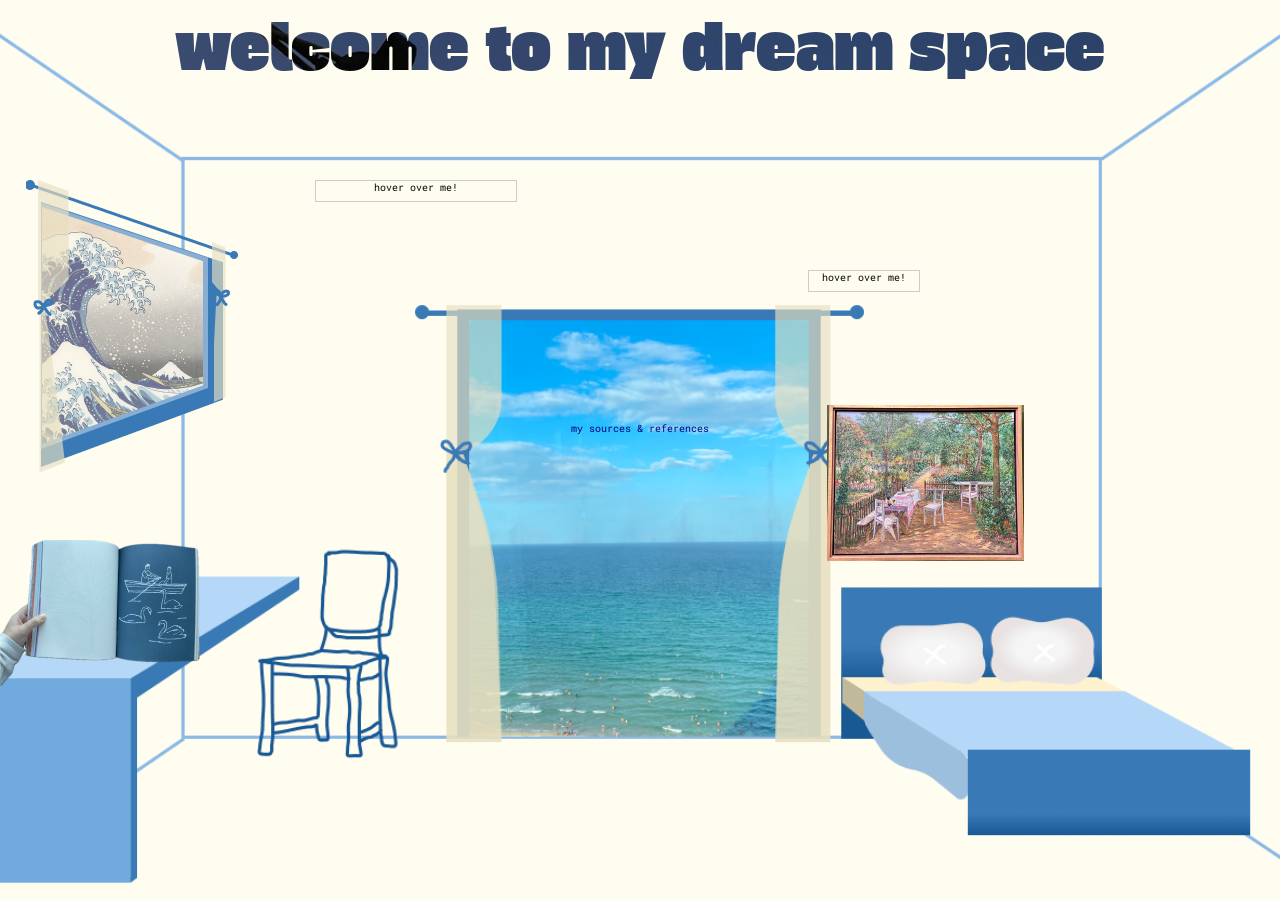
<file: index.html>
<!DOCTYPE html>
<html lang="en-US">

<head>
    <meta charset="utf-8">
    <meta http-equiv="X-UA-Compatible" content="IE=edge">
    <meta name="viewport" content="width=device-width, initial-scale=1.0">

    <title> my bedroom </title>
    <link rel="icon" type="image/x-icon" href="./images/bed.ico">

    <link rel="stylesheet" href="./css/index.css">
</head>

<body id="bedroom">
    <nav>
        <a href="dreamspace.html" class="dreamspace">
            <header class="bedroom-header">
                welcome to my dream space
            </header>
        </a>
    </nav>

    <article>
        <section class="hover-area">
            hover over me!
            <span class="hidden-text">
                you have entered my room!
                lucky you...
                i like to share my collection of
                thoughts and memories so
                take a look around :)
            </span>
        </section>


        <section class="second-hover-area">
            hover over me!
            <span class="second-hidden-text">
                view my favourite dreamy art pieces by clicking the painting
            </span>
        </section>
    </article>

    <nav>
        <a href="journal.html" class="journal-book">
            <img src="./images/journal-book.png" alt="book" width="200">
        </a>

        <a href="greatwave.html" class="left-window">
            <img src="./images/curtain left.png" alt="window1">
        </a>

        <a href="gallery.html" class="gallery">
            <img src="./images/painting-bedroom.png" alt="painting-bedroom">
        </a>

        <a href="sources.html" class="sources-page">
            <p>
                my sources & references
            </p>
        </a>
    </nav>
</body>

</html>
</file>
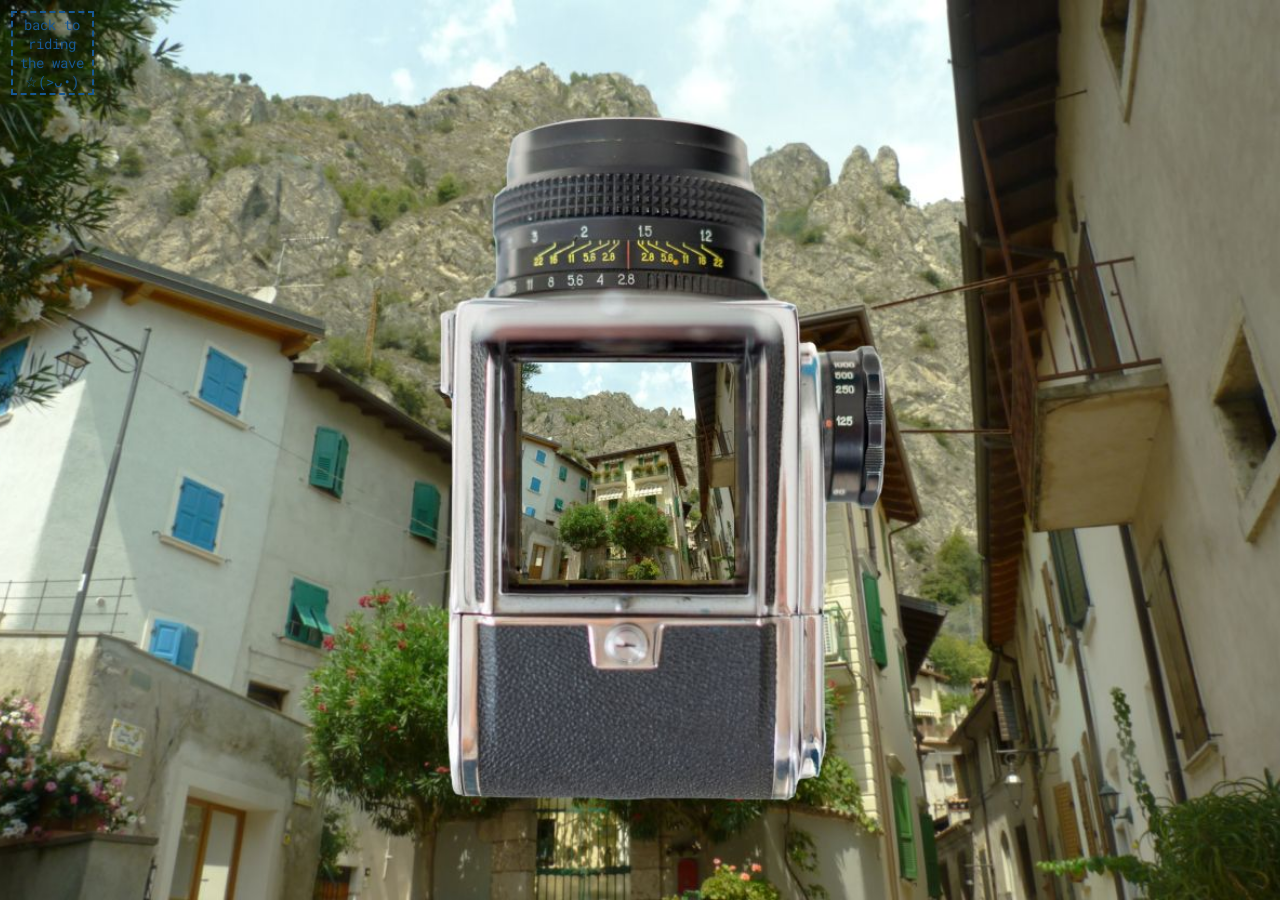
<file: box1.html>
<!DOCTYPE html>
<html lang="en">

<head>
    <meta charset="UTF-8">
    <meta name="viewport" content="width=device-width, initial-scale=1.0">
    <title>Limone Del Garda</title>

    <link rel="stylesheet" href="css/box.css">
    <link rel="icon" type="image/x-icon" href="./images/camera.ico">
</head>

<body id="box1">
    <a href="greatwave.html" class="backtowave">
        <div class="backbutton3">
            back to riding the wave ☆(>ᴗ•)
        </div>
    </a>
</body>

</html>
</file>
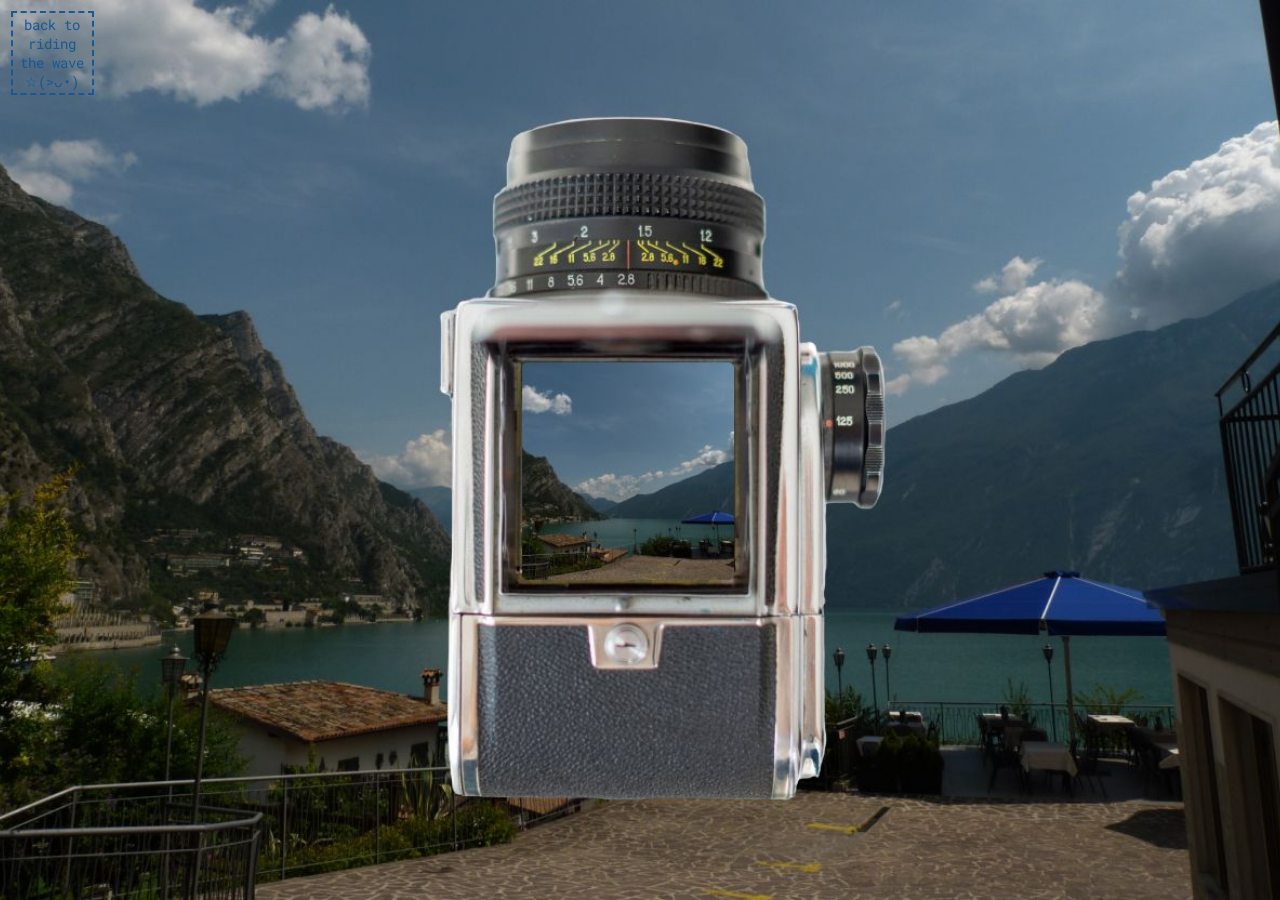
<file: box2.html>
<!DOCTYPE html>
<html lang="en">
<head>
    <meta charset="UTF-8">
    <meta name="viewport" content="width=device-width, initial-scale=1.0">
    <title>somewhere in Italy</title>
    <link rel="stylesheet" href="css/box.css">
    <link rel="icon" type="image/x-icon" href="./images/camera.ico">
</head>

<body id="box2">
    <a href="greatwave.html" class="backtowave">
        <div class="backbutton3">
            back to riding the wave ☆(>ᴗ•)
        </div>
    </a>
</body>
</html>
</file>
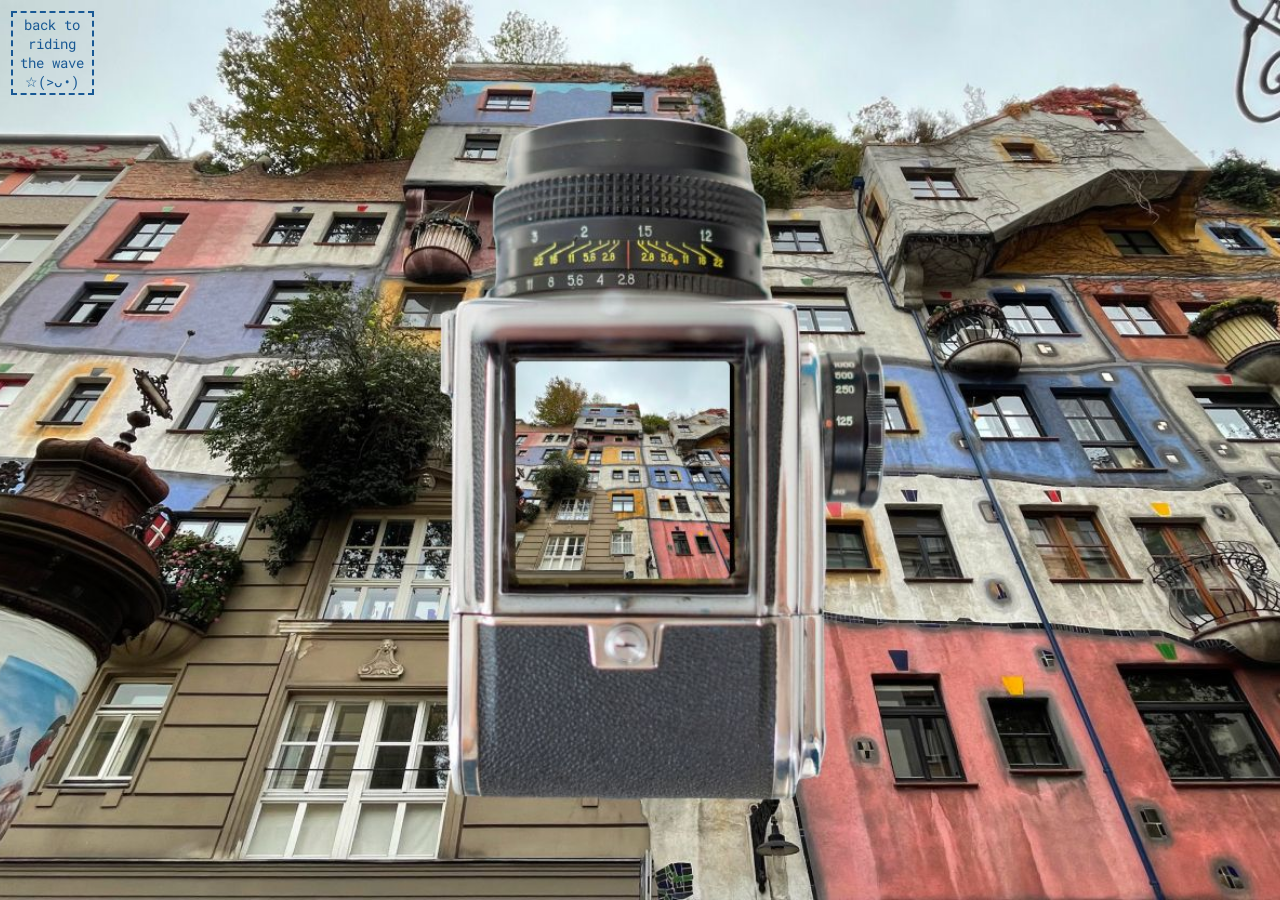
<file: box3.html>
<!DOCTYPE html>
<html lang="en">
<head>
    <meta charset="UTF-8">
    <meta name="viewport" content="width=device-width, initial-scale=1.0">
    <title>Hundertwasserhaus</title>
    <link rel="stylesheet" href="css/box.css">
    <link rel="icon" type="image/x-icon" href="./images/camera.ico">
</head>

<body id="box3">
    <a href="greatwave.html" class="backtowave">
        <div class="backbutton3">
            back to riding the wave ☆(>ᴗ•)
        </div>
    </a>
</body>
</html>
</file>
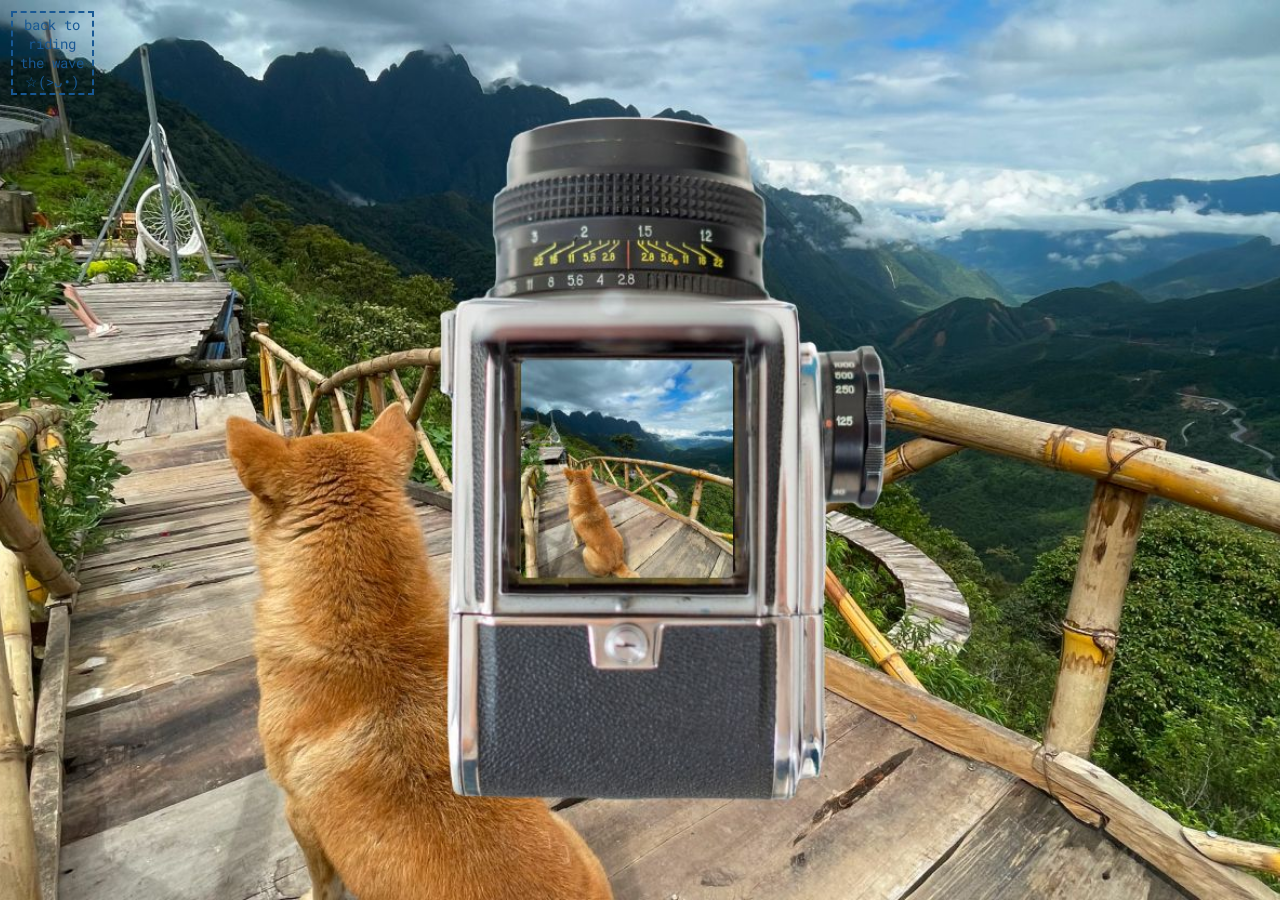
<file: box4.html>
<!DOCTYPE html>
<html lang="en">
<head>
    <meta charset="UTF-8">
    <meta name="viewport" content="width=device-width, initial-scale=1.0">
    <title>Southern China</title>
    <link rel="stylesheet" href="css/box.css">
    <link rel="icon" type="image/x-icon" href="./images/camera.ico">
</head>

<body id="box4">
    <a href="greatwave.html" class="backtowave">
        <div class="backbutton3">
            back to riding the wave ☆(>ᴗ•)
        </div>
    </a>
</body>
</html>
</file>
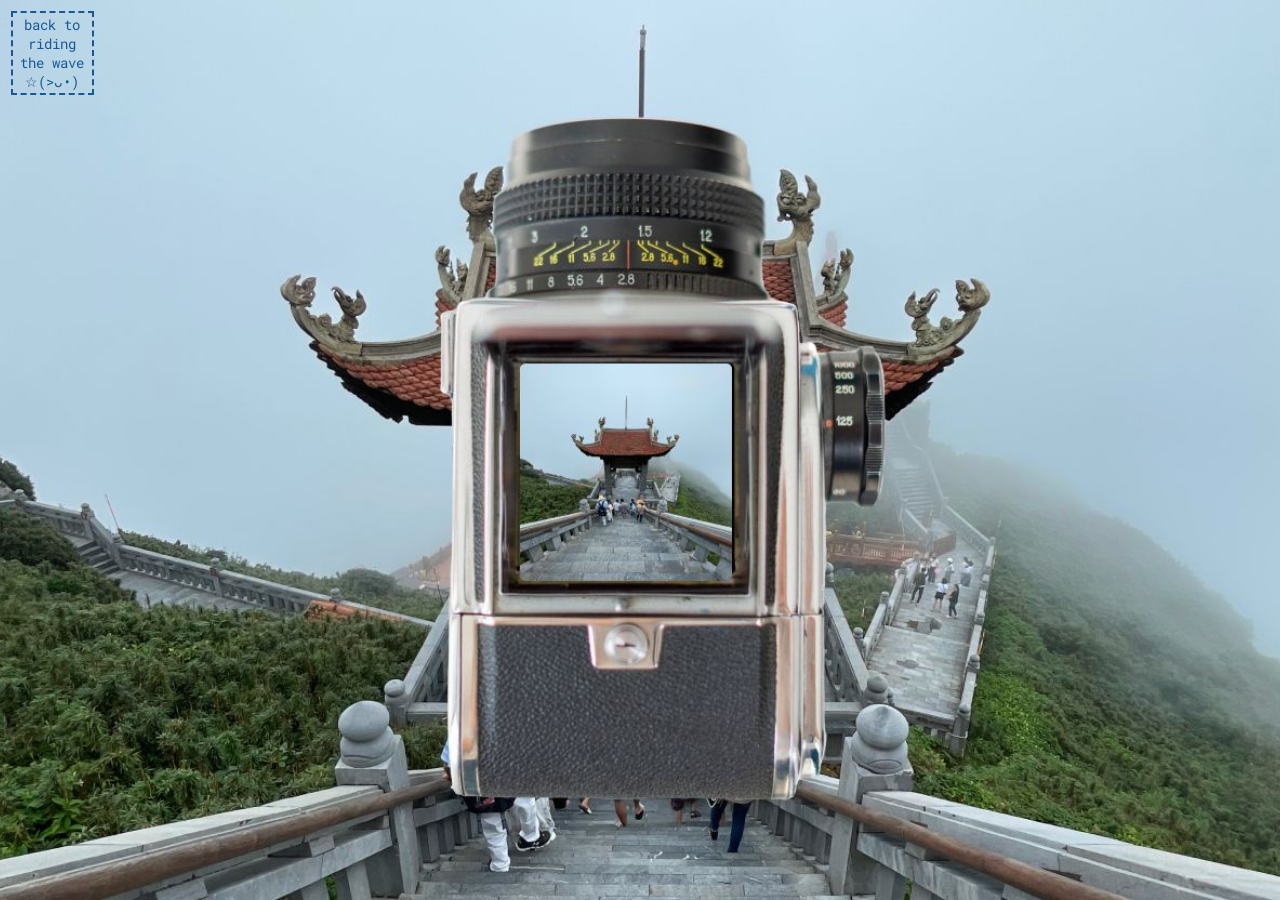
<file: box5.html>
<!DOCTYPE html>
<html lang="en">
<head>
    <meta charset="UTF-8">
    <meta name="viewport" content="width=device-width, initial-scale=1.0">
    <title>Tempel in Vietnam</title>
    <link rel="stylesheet" href="css/box.css">
    <link rel="icon" type="image/x-icon" href="./images/camera.ico">
</head>

<body id="box5">
    <a href="greatwave.html" class="backtowave">
        <div class="backbutton3">
            back to riding the wave ☆(>ᴗ•)
        </div>
    </a>
</body>
</html>
</file>
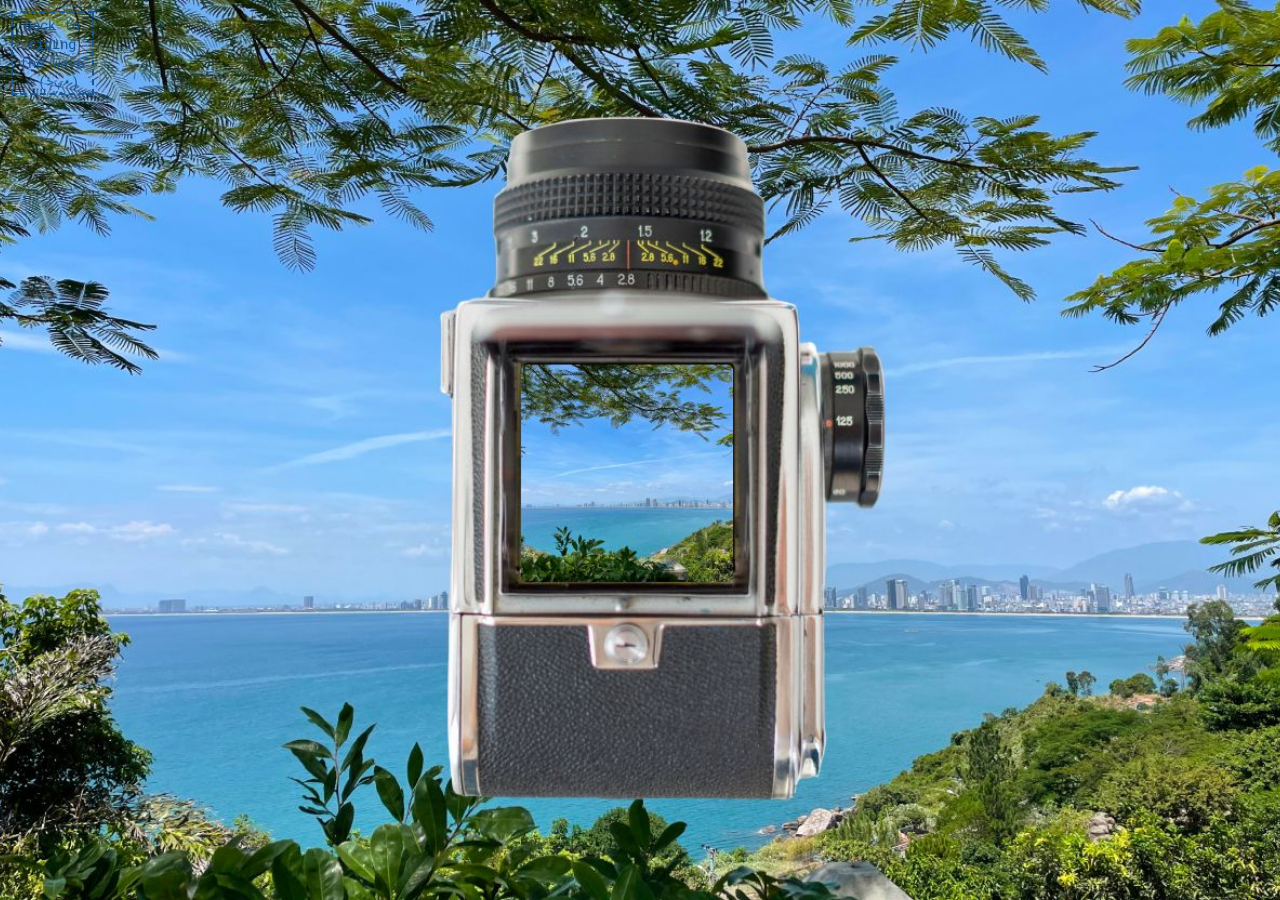
<file: box6.html>
<!DOCTYPE html>
<html lang="en">
<head>
    <meta charset="UTF-8">
    <meta name="viewport" content="width=device-width, initial-scale=1.0">
    <title>Coast of Taiwan</title>
    <link rel="stylesheet" href="css/box.css">
    <link rel="icon" type="image/x-icon" href="./images/camera.ico">
</head>

<body id="box6">
    <a href="greatwave.html" class="backtowave">
        <div class="backbutton3">
            back to riding the wave ☆(>ᴗ•)
        </div>
    </a>
</body>
</html>
</file>
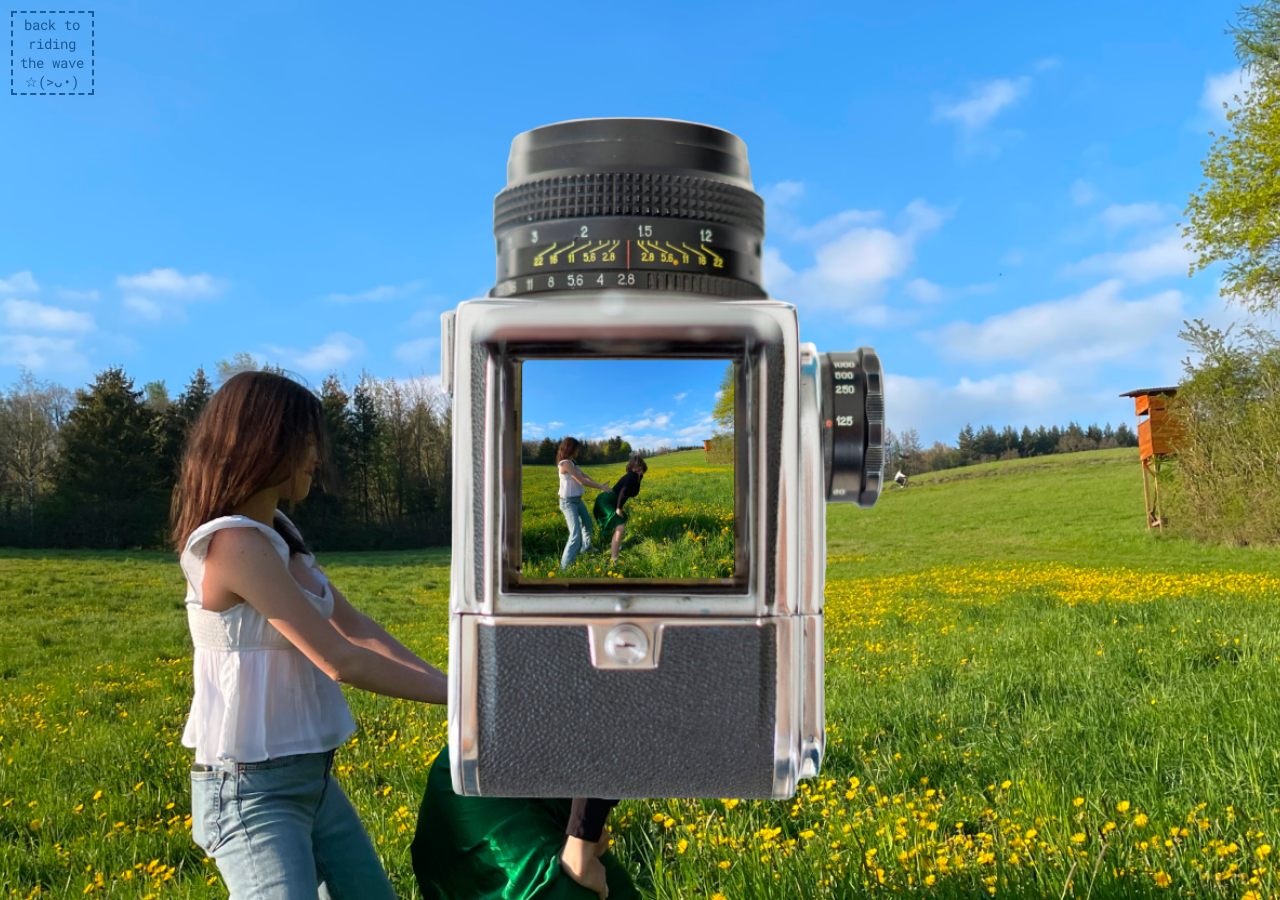
<file: box7.html>
<!DOCTYPE html>
<html lang="en">
<head>
    <meta charset="UTF-8">
    <meta name="viewport" content="width=device-width, initial-scale=1.0">
    <title>picnic with besties</title>
    <link rel="stylesheet" href="css/box.css">
    <link rel="icon" type="image/x-icon" href="./images/camera.ico">
</head>

<body id="box7">
    <a href="greatwave.html" class="backtowave">
        <div class="backbutton3">
            back to riding the wave ☆(>ᴗ•)
        </div>
    </a>
</body>
</html>
</file>
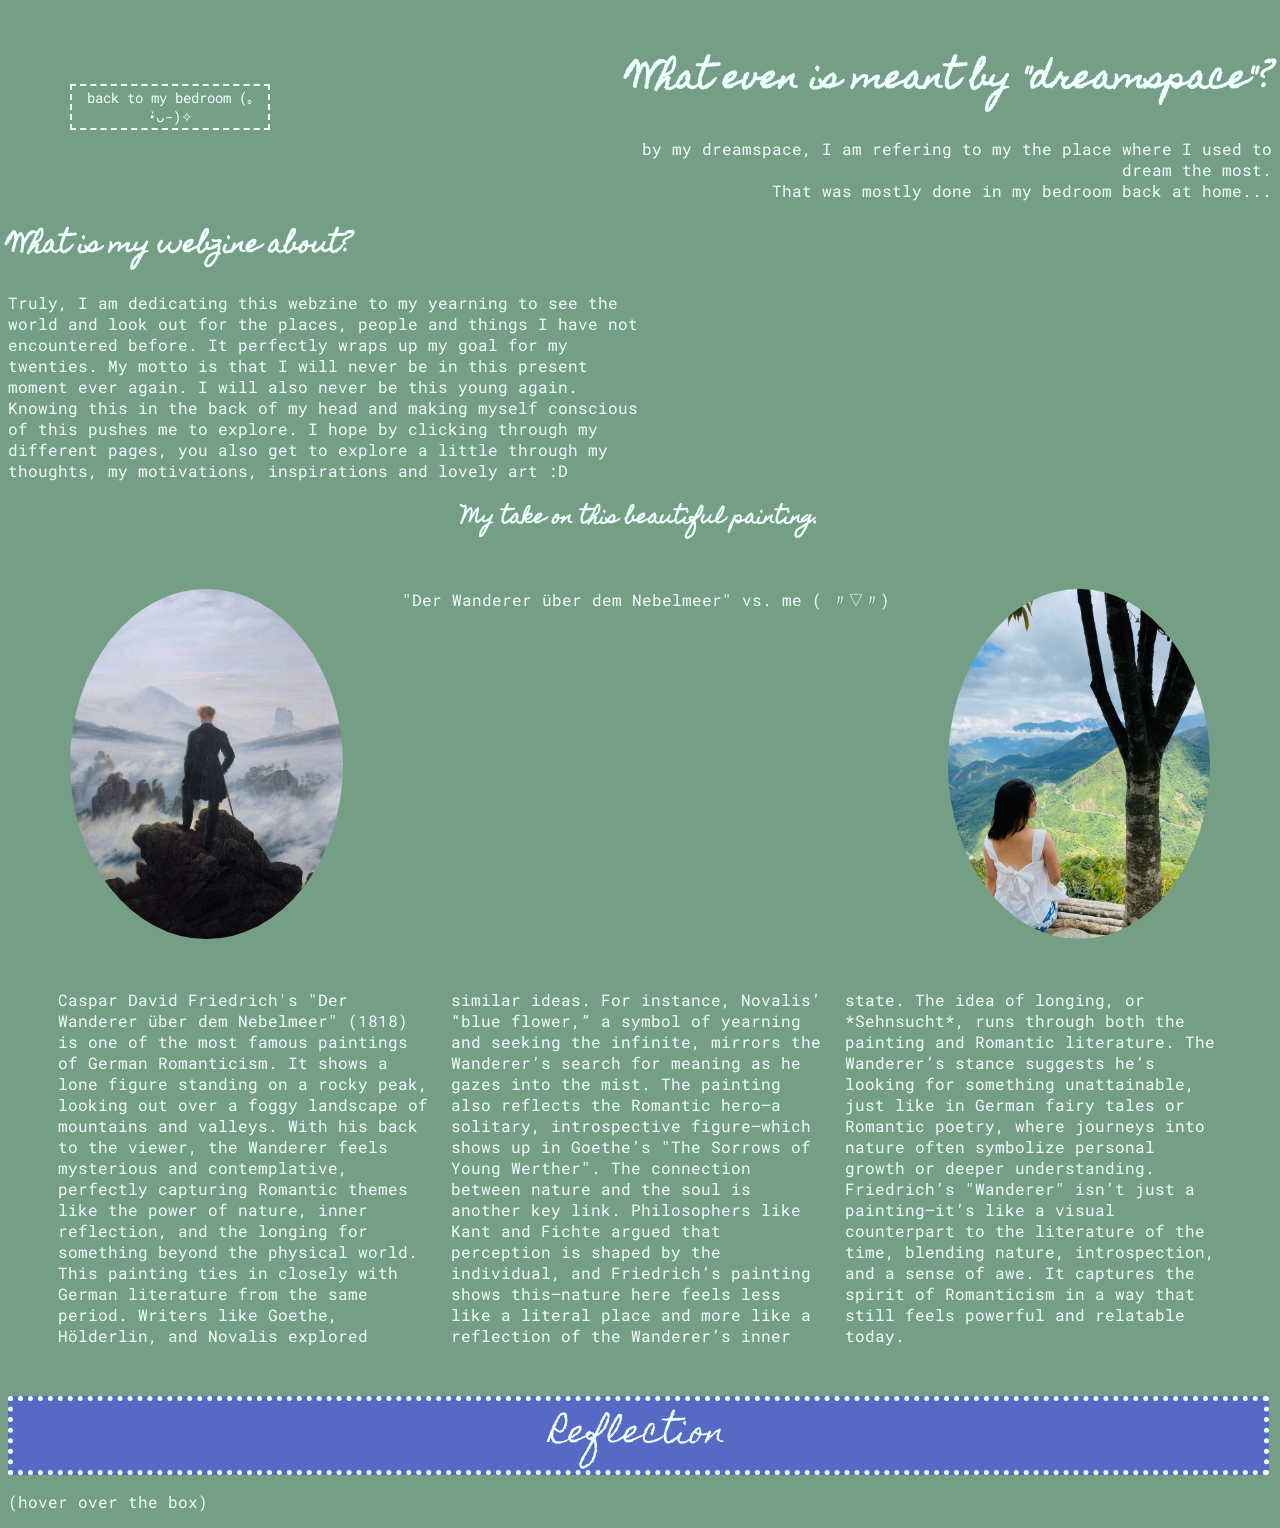
<file: dreamspace.html>
<!DOCTYPE html>
<html lang="en">

<head>
    <meta charset="UTF-8">
    <meta name="viewport" content="width=device-width, initial-scale=1.0">
    <title>my dreamspace</title>
    <link rel="icon" type="image/x-icon" href="./images/mountain.ico">

    <link rel="stylesheet" href="./css/dreamspace.css">
</head>

<body id="dreamspace">

    <nav>
        <a href="index.html" class="backtobed">
            <div class="backbutton">
                back to my bedroom (｡•̀ᴗ-)✧
            </div>
        </a>
    </nav>

    <footer>
        <h1 class="dreamspace-header">
            What even is meant by "dreamspace"?
        </h1>


        <p class="dreamspace-caption">
            by my dreamspace, I am refering to my the place where I used to dream the most. <br> That was mostly done in
            my
            bedroom back at home...
        </p>

        <h2>
            What is my webzine about?
        </h2>

        <p class="webzine-content">
            Truly, I am dedicating this webzine to my yearning to see the world and look out for the places, people and
            things I have not encountered before. It perfectly wraps up my goal for my twenties. My motto is that I will
            never be in this present moment ever again. I will also never be this young again. Knowing this in the back
            of
            my head and making myself conscious of this pushes me to explore. I hope by clicking through my different
            pages,
            you also get to explore a little through my thoughts, my motivations, inspirations and lovely art :D
        </p>

        <h3 class="dreamspace-subheader">
            My take on this beautiful painting.
        </h3>
    </footer>

    <section class="comparison">
        <img src="./images/Caspar_David_Friedrich_-_Wanderer_above_the_sea_of_fog.jpg" class="Wanderer">
        "Der Wanderer über dem Nebelmeer" vs. me ( 〃▽〃)
        <img src="./images/vivi-sapa.png" class="vivi-sapa">
    </section>

    <main>
        <p class="dreamspace-text">
            Caspar David Friedrich's "Der Wanderer über dem Nebelmeer" (1818) is one of the most famous paintings of
            German Romanticism. It shows a lone figure standing on a rocky peak, looking out over a foggy landscape of
            mountains and valleys. With his back to the viewer, the Wanderer feels mysterious and contemplative,
            perfectly capturing Romantic themes like the power of nature, inner reflection, and the longing for
            something beyond the physical world.

            This painting ties in closely with German literature from the same period. Writers like Goethe, Hölderlin,
            and Novalis explored similar ideas. For instance, Novalis’ “blue flower,” a symbol of yearning and seeking
            the infinite, mirrors the Wanderer’s search for meaning as he gazes into the mist. The painting also
            reflects the Romantic hero—a solitary, introspective figure—which shows up in Goethe’s "The Sorrows of Young
            Werther".

            The connection between nature and the soul is another key link. Philosophers like Kant and Fichte argued
            that perception is shaped by the individual, and Friedrich’s painting shows this—nature here feels less like
            a literal place and more like a reflection of the Wanderer’s inner state.

            The idea of longing, or *Sehnsucht*, runs through both the painting and Romantic literature. The Wanderer’s
            stance suggests he’s looking for something unattainable, just like in German fairy tales or Romantic poetry,
            where journeys into nature often symbolize personal growth or deeper understanding.

            Friedrich’s "Wanderer" isn’t just a painting—it’s like a visual counterpart to the literature of the time,
            blending nature, introspection, and a sense of awe. It captures the spirit of Romanticism in a way that
            still feels powerful and relatable today.
        </p>



        <section class="reflection">
            Reflection
            <span class="reflection-text">
                Caspar David Friedrich's "Der Wanderer über dem Nebelmeer" holds a special place in my heart because it
                perfectly captures the feeling of "Fernweh" —that deep longing for faraway places and experiences. The
                lone
                figure, standing above the misty expanse, feels like a mirror to my own emotions: the pull toward the
                unknown, the desire to explore what lies beyond the horizon, and the bittersweet mix of excitement and
                melancholy that comes with it.

                It’s a painting that reminds me of the beauty in longing itself. The fog-covered landscape feels like
                the
                world I dream of, full of mystery and possibilities, just out of reach. It’s not only about where I want
                to
                go but also about how the journey shapes me. Every time I look at it, I feel comforted—like someone else
                understands that constant yearning to explore, to seek, to find a place that feels like home, even if
                it’s
                somewhere I’ve never been.
            </span>
        </section>
        <p>
            (hover over the box)
        </p>

    </main>
</body>

</html>
</file>
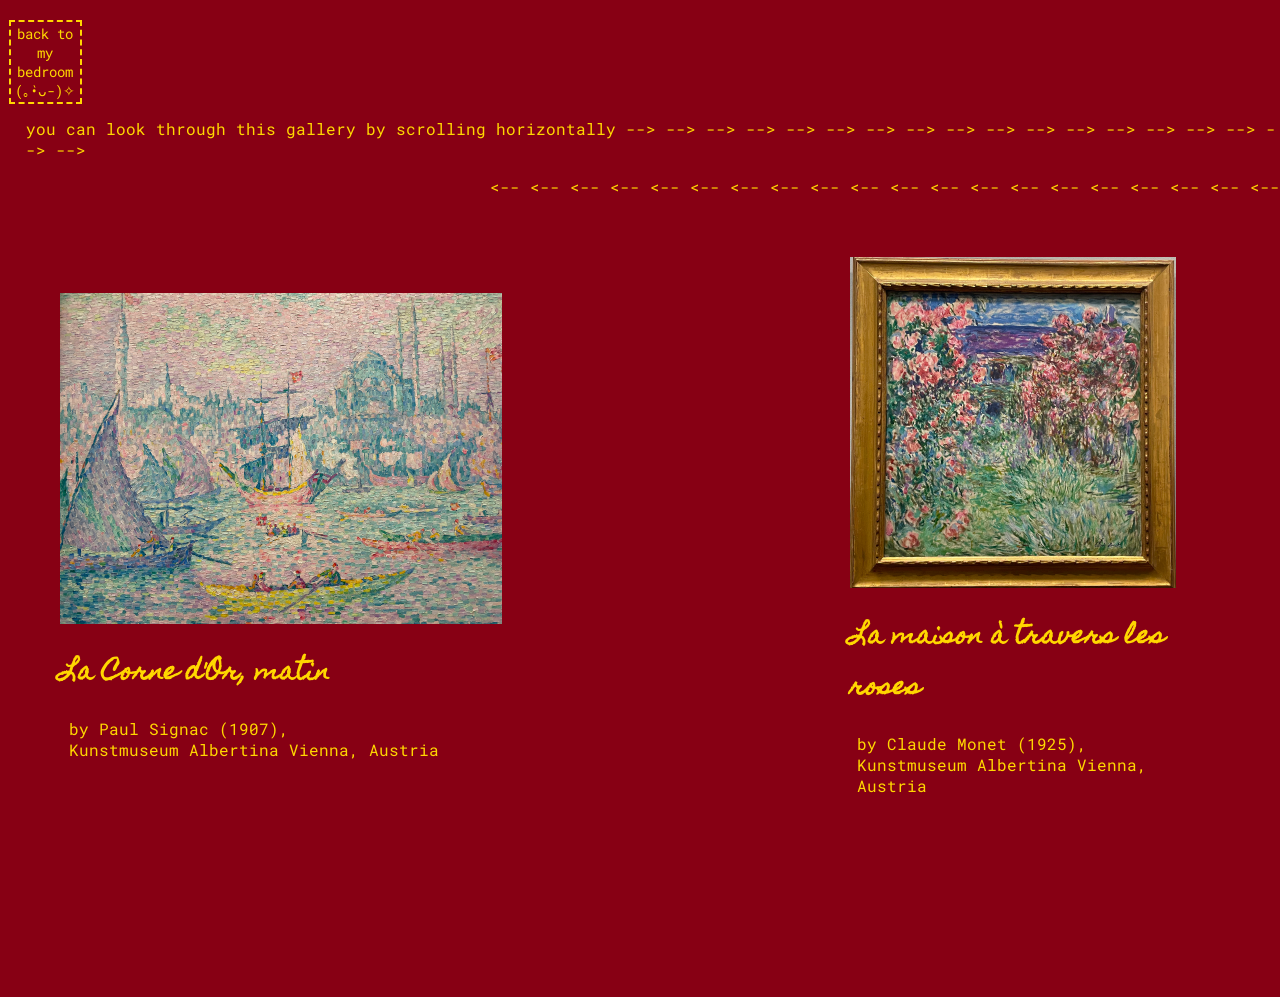
<file: gallery.html>
<!DOCTYPE html>
<html lang="en">

<head>
    <meta charset="utf-8">
    <meta http-equiv="X-UA-Compatible" content="IE=edge">
    <meta name="viewport" content="width=device-width, initial-scale=1.0">

    <title>gallery</title>

    <link rel="stylesheet" href="./css/gallery.css">
    <link rel="icon" type="image/x-icon" href="./images/framed-picture.ico">
</head>

<body id="gallery">
    <nav>
        <a href="index.html" class="backtobed">
            <section class="backbutton">
                back to my bedroom (｡•̀ᴗ-)✧
            </section>
        </a>
    </nav>

    <footer>
        <p>
            you can look through this gallery by scrolling horizontally --> --> --> --> --> --> --> --> --> --> --> -->
            -->
            --> --> --> --> -->
        </p>

        <p class="backwards-arrow">
            <-- <-- <-- <-- <-- <-- <-- <-- <-- <-- <-- <-- <-- <-- <-- <-- <-- <-- <-- <-- </p>
    </footer>

    <main>
        <section class="art-gallery">
            <section class="paintings">
                <section>
                    <img src="./images/gallery1.png" alt="gallery1" class="individual-paintings">
                    <h2> La Corne d'Or, matin</h2>
                    <p>by Paul Signac (1907), <br> Kunstmuseum Albertina Vienna, Austria</p>
                </section>

                <section>
                    <img src="./images/gallery2.png" alt="gallery2" class="individual-paintings">
                    <h2> La maison à travers les roses</h2>
                    <p>by Claude Monet (1925), <br> Kunstmuseum Albertina Vienna, Austria</p>
                </section>

                <section>
                    <img src="./images/gallery3.png" alt="gallery3" class="individual-paintings">
                    <h2> Der Kuss</h2>
                    <p>by Gustav Klimt (1907-1908), <br> Schloss Belvedere Vienna, Austria</p>
                </section>

                <section>
                    <img src="./images/gallery4.png" alt="gallery4" class="individual-paintings">
                    <h2> Naakt Zitten</h2>
                    <p>by Theo van Rysselberghe (1905) <br> Kunstmuseum Albertina Vienna, Austria</p>
                </section>

                <section>
                    <img src="./images/gallery5.jpg" alt="gallery4" class="individual-paintings" width="600">
                    <h2> Liegende Frau</h2>
                    <p>by Egon Schiele (1917) <br> Leopold Museum Vienna, Austria</p>
                </section>
    </main>

    </section>
    </section>

    <footer>
        <p id="YT-video">
            check out
            <a href="https://youtu.be/K57bmwVaofo?si=E0PfC38hZDjT9SmK" target="_blank">my silly video</a>
        </p>


        <input type="button"
            onclick="alert('I first had the priviledge to view these paintings in Vienna in 2023. I feel so blessed to have seen them because up until this day, they inspire me by opening my vessels of creativity and love. When I look at them, I feel an intense rawness. Something about all of them unlock my perception of deeply intimate beauty. But those are just my thoughts...')"
            value="Click me to know how I feel about these paintings">
    </footer>
</body>

</html>
</file>
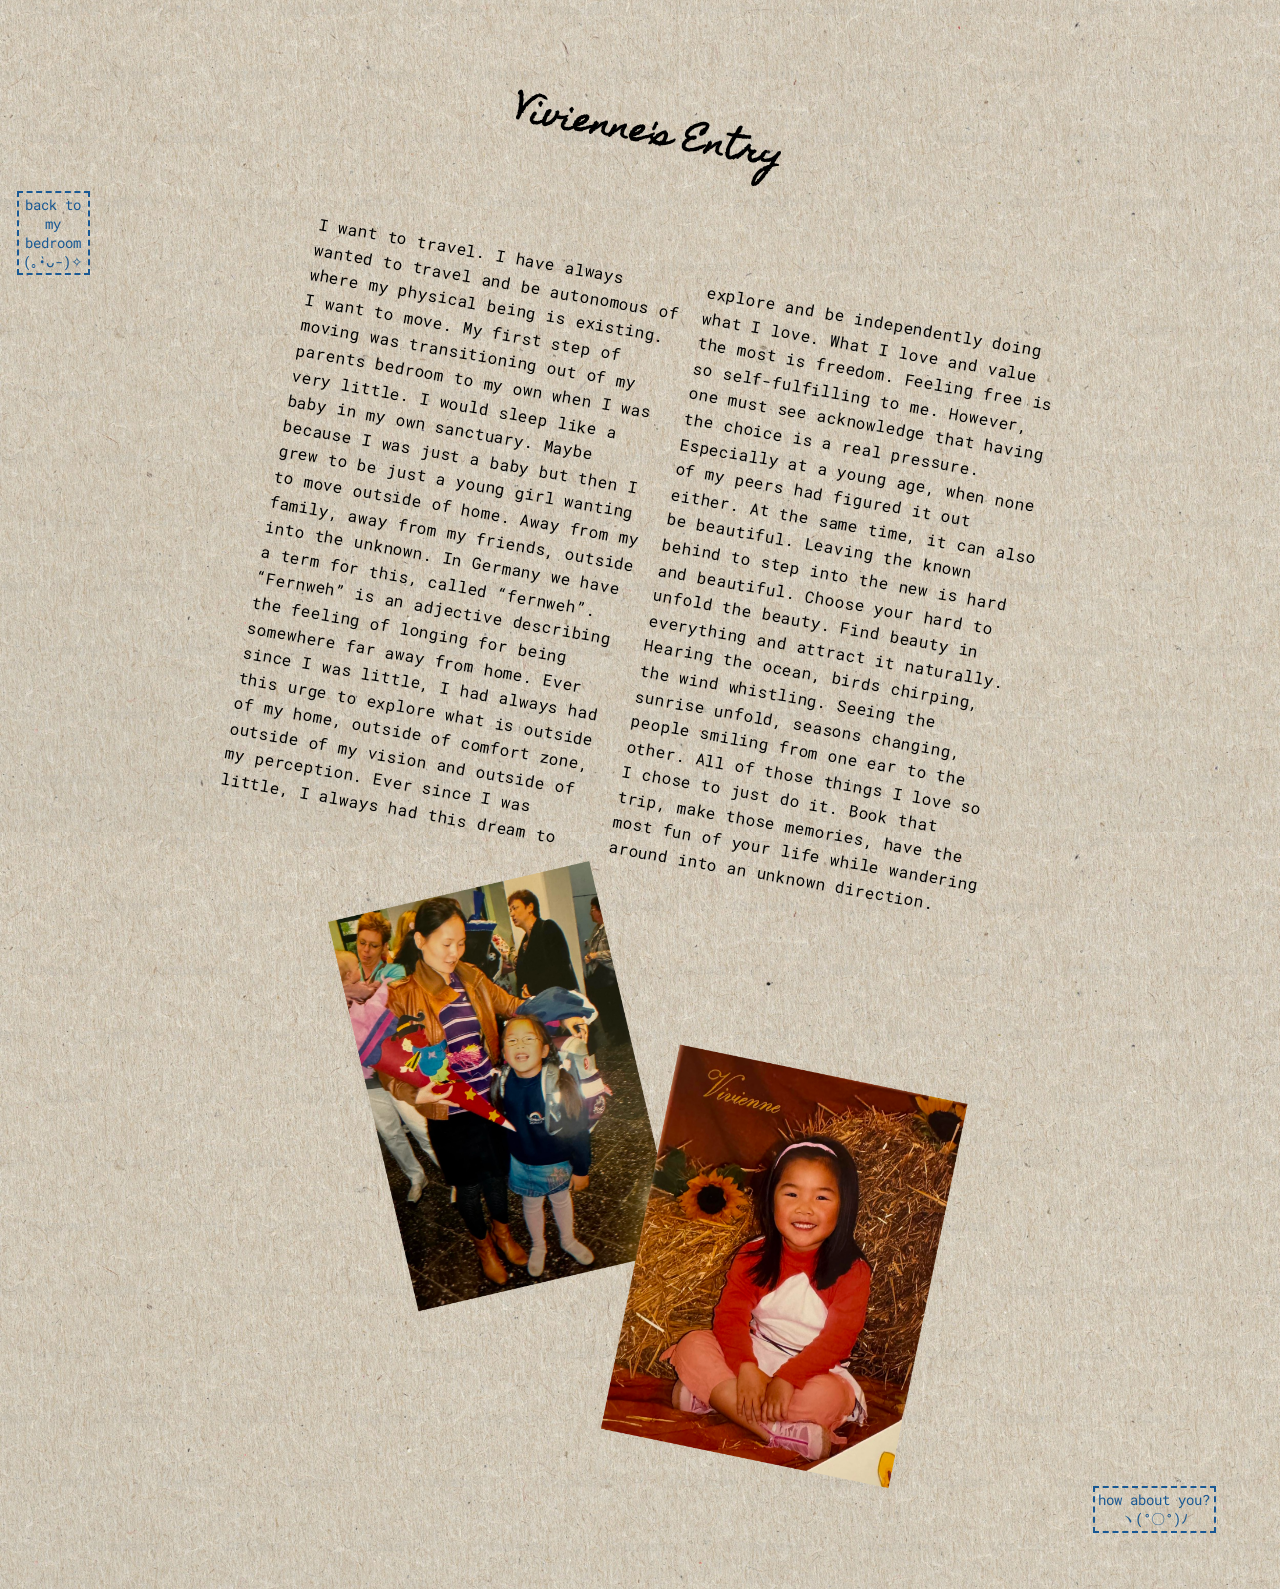
<file: journal.html>
<!DOCTYPE html>
<html lang="en">

<head>
    <meta charset="utf-8">
    <meta http-equiv="X-UA-Compatible" content="IE=edge">
    <meta name="viewport" content="width=device-width, initial-scale=1.0">

    <title> journal </title>
    <link rel="icon" type="image/x-icon" href="./images/open-notebook.ico">

    <link rel="stylesheet" href="./css/journal.css">
</head>

<body id="journal">
    <h1 class="headerjournal">Vivienne's Entry</h1>

    <nav>
        <a href="index.html" class="backtobed">
            <section class="backbutton">
                back to my bedroom (｡•̀ᴗ-)✧
            </section>
        </a>
    </nav>


    <main class="manifestation">
        I want to travel. I have always wanted to travel and be autonomous of where my physical being is existing.

        I want to move. My first step of moving was transitioning out of my parents bedroom to my own when I was very
        little. I would sleep like a baby in my own sanctuary. Maybe because I was just a baby but then I grew to be
        just a young girl wanting to move outside of home. Away from my family, away from my friends, outside into the
        unknown. In Germany we have a term for this, called “fernweh”. “Fernweh” is an adjective describing the feeling
        of longing for being somewhere far away from home.

        Ever since I was little, I had always had this urge to explore what is outside of my home, outside of comfort
        zone, outside of my vision and outside of my perception.

        Ever since I was little, I always had this dream to explore and be independently doing what I love. What I love
        and value the most is freedom. Feeling free is so self-fulfilling to me. However, one must see acknowledge that
        having the choice is a real pressure. Especially at a young age, when none of my peers had figured it out
        either. At the same time, it can also be beautiful. Leaving the known behind to step into the new is hard and
        beautiful. Choose your hard to unfold the beauty. Find beauty in everything and attract it naturally.

        Hearing the ocean, birds chirping, the wind whistling.

        Seeing the sunrise unfold, seasons changing, people smiling from one ear to the other.

        All of those things I love so I chose to just do it. Book that trip, make those memories, have the most fun of
        your life while wandering around into an unknown direction.
    </main>

    <section class="vivi childhood">
        <img src="images/vivi childhood.png" alt="vivi childhood" class="two-pictures">
    </section>

    <nav>
        <a href="journalentry.html" class="howabyou">
            <section class="entry">
                how about you? ヽ(°〇°)ﾉ
            </section>
        </a>
    </nav>


</body>

</html>
</file>
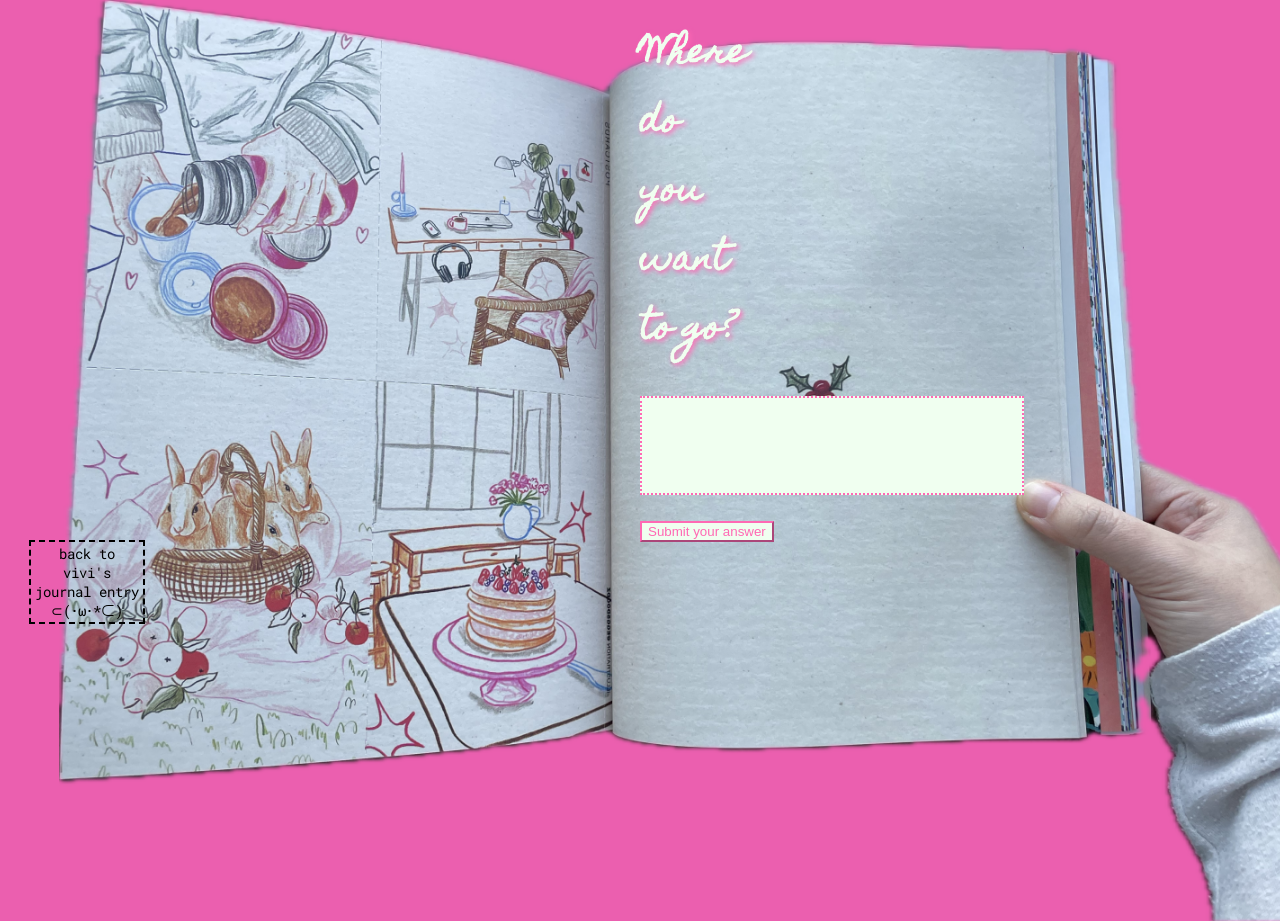
<file: journalentry.html>
<!DOCTYPE html>
<html lang="en">

<head>
    <meta charset="UTF-8">
    <meta name="viewport" content="width=device-width, initial-scale=1.0">
    <title>WDYWTG?</title>
    <link rel="icon" type="image/x-icon" href="./images/open-notebook.ico">

    <link rel="stylesheet" href="./css/journalentry.css">
</head>

<body id="journalentry">

    <h1>Where do you want to go?</h1>

    <form action="submission">
        <input type="text" id="fname" name="fname" value=""><br><br>
        <input type="button" onclick="alert('Good luck ∑(O_O;) I hope you get there...')" value="Submit your answer">
    </form>

    <nav>
        <a href="journal.html" class="backtojournal">
            <div class="backbutton2">
                back to vivi's journal entry ⊂(･ω･*⊂)
            </div>
        </a>
    </nav>
</body>

</html>
</file>
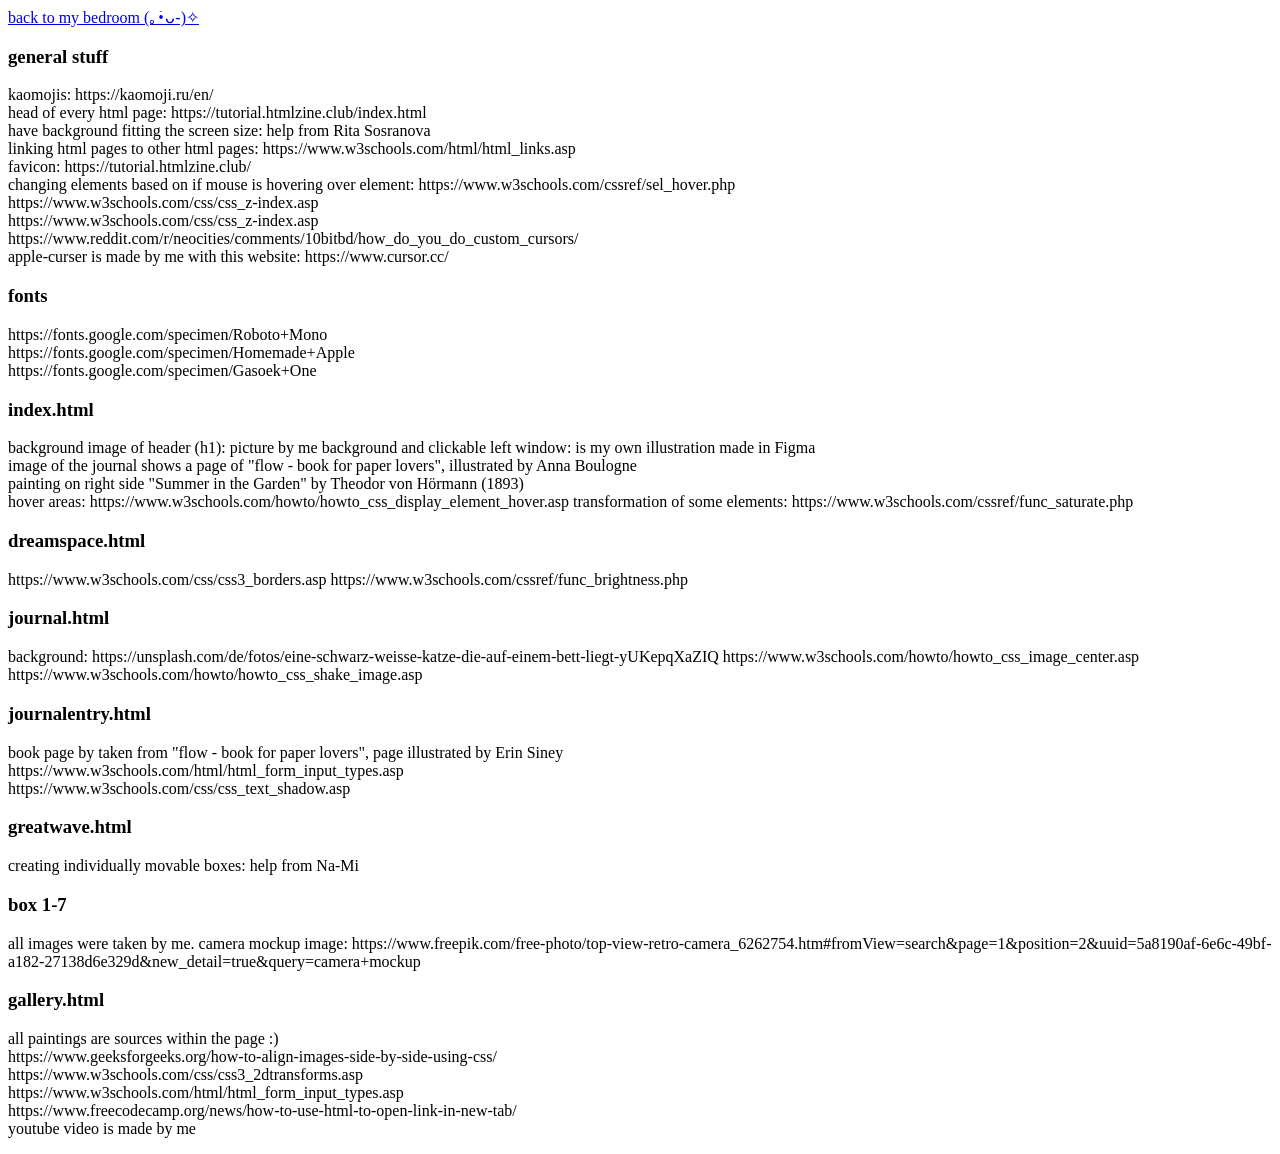
<file: sources.html>
<!DOCTYPE html>
<html lang="en">

<head>
    <meta charset="UTF-8">
    <meta name="viewport" content="width=device-width, initial-scale=1.0">
    <title>sources & references</title>
    <link rel="icon" type="image/x-icon" href="./images/notebook-deco.ico">

</head>

<body>
    <a href="index.html" class="backtobed">
        <section class="backbutton">
            back to my bedroom (｡•̀ᴗ-)✧
        </section>
    </a>

    <h3>
        general stuff
    </h3>
    <p>
        kaomojis: https://kaomoji.ru/en/ <br>
        head of every html page: https://tutorial.htmlzine.club/index.html <br>
        have background fitting the screen size: help from Rita Sosranova <br>
        linking html pages to other html pages: https://www.w3schools.com/html/html_links.asp <br>
        favicon: https://tutorial.htmlzine.club/ <br>
        changing elements based on if mouse is hovering over element: https://www.w3schools.com/cssref/sel_hover.php
        <br>
        https://www.w3schools.com/css/css_z-index.asp <br>
        https://www.w3schools.com/css/css_z-index.asp <br>
        https://www.reddit.com/r/neocities/comments/10bitbd/how_do_you_do_custom_cursors/ <br>
        apple-curser is made by me with this website: https://www.cursor.cc/ <br>

    <h3>
        fonts
    </h3>
    <p>
        https://fonts.google.com/specimen/Roboto+Mono <br>
        https://fonts.google.com/specimen/Homemade+Apple <br>
        https://fonts.google.com/specimen/Gasoek+One
    </p>

    <h3>
        index.html
    </h3>
    <p>
        background image of header (h1): picture by me
        background and clickable left window: is my own illustration made in Figma <br>
        image of the journal shows a page of "flow - book for paper lovers", illustrated by Anna Boulogne <br>
        painting on right side "Summer in the Garden" by Theodor von Hörmann (1893) <br>
        hover areas: https://www.w3schools.com/howto/howto_css_display_element_hover.asp
        transformation of some elements: https://www.w3schools.com/cssref/func_saturate.php
    </p>

    <h3>
        dreamspace.html
    </h3>
    <p>
        https://www.w3schools.com/css/css3_borders.asp
        https://www.w3schools.com/cssref/func_brightness.php
    </p>

    <h3>
        journal.html
    </h3>
    <p>
        background: https://unsplash.com/de/fotos/eine-schwarz-weisse-katze-die-auf-einem-bett-liegt-yUKepqXaZIQ
        https://www.w3schools.com/howto/howto_css_image_center.asp <br>
        https://www.w3schools.com/howto/howto_css_shake_image.asp <br>
    </p>

    <h3>
        journalentry.html
    </h3>
    <p>
        book page by taken from "flow - book for paper lovers", page illustrated by Erin Siney <br>
        https://www.w3schools.com/html/html_form_input_types.asp <br>
        https://www.w3schools.com/css/css_text_shadow.asp <br>
    </p>


    <h3>
        greatwave.html
    </h3>

    <p>
        creating individually movable boxes: help from Na-Mi<br>
    </p>

    <h3>
        box 1-7
    </h3>
    <p>
        all images were taken by me.
        camera mockup image:
        https://www.freepik.com/free-photo/top-view-retro-camera_6262754.htm#fromView=search&page=1&position=2&uuid=5a8190af-6e6c-49bf-a182-27138d6e329d&new_detail=true&query=camera+mockup
    </p>

    <h3>
        gallery.html
    </h3>
    <p>
        all paintings are sources within the page :) <br>
        https://www.geeksforgeeks.org/how-to-align-images-side-by-side-using-css/<br>
        https://www.w3schools.com/css/css3_2dtransforms.asp <br>
        https://www.w3schools.com/html/html_form_input_types.asp <br>
        https://www.freecodecamp.org/news/how-to-use-html-to-open-link-in-new-tab/<br>
        youtube video is made by me 

    </p>
</body>

</html>
</file>
<file: css/index.css>
@font-face {
  font-family: HomemadeApple;
  src: url(../fonts/HomemadeApple-Regular.woff2);
}

@font-face {
  font-family: RobotoMono;
  src: url(../fonts/RobotoMono-VariableFont_wght.woff2);
}

@font-face {
  font-family: Gasoek;
  src: url(../fonts/GasoekOne-Regular.woff2);
}

h1,
h2,
h3 {
  font-family: HomemadeApple;
}

p {
  font-family: RobotoMono;
}


/*BEDROOM*/
#bedroom {
  background: url('../images/bedroom-view.png') no-repeat center;
  background-size: cover;
  width: 100vw;
  height: 100vh;
  margin: 0;
}

.bedroom-header {
  font-family: Gasoek;
  font-size: 60px;
  text-align: center;
  background-image: url('../images/IMG_8233.jpg');
  background-repeat: no-repeat;
  background-size: cover;
  background-clip: text;
  -webkit-background-clip: text;
  color: transparent;
}

.bedroom-header:hover {
  color: rgb(255, 45, 167);
  cursor: url('../images/apple-cursor.cur'),auto;
}

.dreamspace {
  text-decoration: none;
}

.left-window {
  position: absolute;
  top: 20%;
  left: 2%;
}

.left-window:hover {
  transform: translate(2px, 2px);
  filter: saturate(200%);
  cursor: url('../images/apple-cursor.cur'),auto;
}

.gallery {
  position: absolute;
  top: 45%;
  right: 20%;
}

.gallery:hover {
  transform: translate(2px, 2px);
  filter: saturate(200%);
  cursor: url('../images/apple-cursor.cur'),auto;
}

.journal-book {
  position: absolute;
  top: 60%;
  left: 0%;
}

.journal-book:hover {
  transform: translate(2px, 2px);
  filter: saturate(200%);
  cursor: url('../images/apple-cursor.cur'),auto;
}

/*hover and text will appear*/
.hover-area {
  position: relative;
  left: 35vh;
  top: 10vh;
  font-size: 10px;
  display: inline-block;
  width: 200px;
  height: 20px;
  background-color: rgb(255, 252, 240);
  border: 1px solid #ccc;
  font-family: RobotoMono, sans-serif;
  cursor: url('../images/apple-cursor.cur'),auto;
  text-align: center;
}

.hidden-text {
  display: none;
  position: absolute;
  top: 120%;
  left: 50%;
  transform: translateX(-50%);
  background-color: aqua;
  color: rgb(0, 0, 0);
  padding: 5px;
  border-radius: 5px;
  font-size: 14px;
  z-index: 10;
}

.hover-area:hover .hidden-text {
  display: block;
  cursor: url('../images/apple-cursor.cur'),auto;
}

.second-hover-area {
  position: absolute;
  right: 40vh;
  top: 30vh;
  font-size: 10px;
  display: inline-block;
  width: 110px;
  height: 20px;
  background-color: rgb(255, 252, 240);
  border: 1px solid #ccc;
  font-family: RobotoMono, sans-serif;
  cursor: url('../images/apple-cursor.cur'),auto;
  text-align: center;
}

.second-hidden-text {
  display: none;
  position: absolute;
  top: 120%;
  left: 50%;
  transform: translateX(-50%);
  background-color: aqua;
  color: rgb(0, 0, 0);
  padding: 5px;
  border-radius: 5px;
  font-size: 14px;
  z-index: 10;
}

.second-hover-area:hover .second-hidden-text {
  display: block;
  cursor: url('../images/apple-cursor.cur'),auto;
}

.sources-page {
  position: relative;
  top: 300px;
  font-size: 10px;
  text-align: center;
  text-decoration: none;
  color: navy;
}

.sources-page:hover {
  color: aqua;
  text-decoration-line: underline;
  cursor: url('../images/apple-cursor.cur'),auto;
}
</file>
<file: css/box.css>
@font-face {
    font-family: HomemadeApple;
    src: url(../fonts/HomemadeApple-Regular.woff2);
  }
  
  @font-face {
    font-family: RobotoMono;
    src: url(../fonts/RobotoMono-VariableFont_wght.woff2);
  }
  
  @font-face {
    font-family: Gasoek;
    src: url(../fonts/GasoekOne-Regular.woff2);
  }
  
  h1,
  h2,
  h3 {
    font-family: HomemadeApple;
  }
  
  p {
    font-family: RobotoMono;
    text-align: center;
    background-color: blanchedalmond;
  }

.backbutton3 {
    font-family: RobotoMono;
    margin-left: 5%;
    margin-top: 5%;
    width: 30%;
    color: rgb(24, 88, 148);
    outline: 2px dashed rgb(24, 88, 148);
    padding: 2px;
    font-size: 14px;
    text-align: center;
    cursor: pointer;
    transition: all 0.2s ease-in-out;
  }

  .backtowave {
    text-decoration: none;
    display: inline-block;
  }

  .backbutton3:hover {
    background-color: rgb(24, 88, 148);
    color:aqua;
    outline: 2px dotted aqua;
    
  }

#box1 {
    background: url('../images/photo1.jpg') no-repeat center;
    background-size: cover;
    width: 100vw;
    height: 100vh;
    margin: 0;
    font-family: RobotoMono;
    text-decoration: none;
}

#box2 {
    background: url('../images/photo2.jpg') no-repeat center;
    background-size: cover;
    width: 100vw;
    height: 100vh;
    margin: 0;
    font-family: RobotoMono;
    text-decoration: none;
}

#box3 {
    background: url('../images/photo3.jpg') no-repeat center;
    background-size: cover;
    width: 100vw;
    height: 100vh;
    margin: 0;
    font-family: RobotoMono;
    text-decoration: none;
}

#box4 {
    background: url('../images/photo4.jpg') no-repeat center;
    background-size: cover;
    width: 100vw;
    height: 100vh;
    margin: 0;
    font-family: RobotoMono;
    text-decoration: none;
}

#box5 {
    background: url('../images/photo5.jpg') no-repeat center;
    background-size: cover;
    width: 100vw;
    height: 100vh;
    margin: 0;
    font-family: RobotoMono;
    text-decoration: none;
}

#box6 {
    background: url('../images/photo6.jpg') no-repeat center;
    background-size: cover;
    width: 100vw;
    height: 100vh;
    margin: 0;
    font-family: RobotoMono;
    text-decoration: none;
}

#box7 {
    background: url('../images/photo7.png') no-repeat center;
    background-size: cover;
    width: 100vw;
    height: 100vh;
    margin: 0;
    font-family: RobotoMono;
    text-decoration: none;
}
</file>
<file: css/dreamspace.css>
@font-face {
  font-family: HomemadeApple;
  src: url(../fonts/HomemadeApple-Regular.woff2);
}

@font-face {
  font-family: RobotoMono;
  src: url(../fonts/RobotoMono-VariableFont_wght.woff2);
}

@font-face {
  font-family: Gasoek;
  src: url(../fonts/GasoekOne-Regular.woff2);
}

h1,
h2,
h3 {
  font-family: HomemadeApple;
}

p {
  font-family: RobotoMono;
}

#dreamspace {
  background-color: rgb(116, 159, 132);
  color: azure;
}

.backbutton {
  position: absolute;
  margin-left: 5%;
  margin-top: 5%;
  width: 15%;
  color: azure;
  outline: 2px dashed azure;
  padding: 2px;
  font-family: RobotoMono;
  font-size: 14px;
  text-align: center;
  cursor: pointer;
  transition: all 0.2s ease-in-out;
}

.backtobed {
  text-decoration: none;
  display: inline-block;
}

.backbutton:hover {
  background-color: rgba(59, 59, 255, 0.529);
  color: white;
  outline: 2px dashed rgba(59, 59, 255, 0.529);
}

.dreamspace-header {
  text-align: right;
}

.dreamspace-caption {
  text-align: right;
  margin-left: 50%;
}

.webzine-content {
  text-align: left;
  margin-right: 50%;
}

.dreamspace-subheader {
  text-align: center;
}

.vivi-sapa {
  border-radius: 50%;
}

.Wanderer {
  border-radius: 50%;
}

.comparison {
  font-family: RobotoMono;
  display: flex;
  margin: 50px;
  gap: 5%;
  justify-content: center;
  height: 350px;
}

.comparison:hover {
  filter: brightness(150%);
  cursor: url('../images/apple-cursor.cur'),auto;
}

.dreamspace-text {
  columns: 3;
  margin: 50px;
}

.dreamspace-text:hover {
  transform: translate(10px, 10px);
}

.reflection {
  text-align: center;
  font-family: HomemadeApple;
  font-size: xx-large;
  position: relative;
  display: inline-block;
  width: 99%;
  background-color: rgba(59, 59, 255, 0.529);
  /* Highlight area to hover */
  border: 5px dotted azure;
  cursor: pointer;
}

.reflection-text {
  font-family: RobotoMono;
  display: none;
  position: absolute;
  top: 120%;
  left: 50%;
  transform: translateX(-50%);
  background-color: hotpink;
  color: rgb(255, 255, 255);
  padding: 5px;
  border-radius: 5px;
  font-size: 14px;
  z-index: 10;
  cursor: url('../images/apple-cursor.cur'),auto;
}

.reflection:hover .reflection-text {
  display: block;
}

.gallery:hover {
  border: 3px dashed #bd1313;
  border-radius: auto;
  width: 300px;
  height: auto;
}
</file>
<file: css/gallery.css>
@font-face {
  font-family: HomemadeApple;
  src: url(../fonts/HomemadeApple-Regular.woff2);
}

@font-face {
  font-family: RobotoMono;
  src: url(../fonts/RobotoMono-VariableFont_wght.woff2);
}

@font-face {
  font-family: Gasoek;
  src: url(../fonts/GasoekOne-Regular.woff2);
}

h1,
h2,
h3 {
  font-family: HomemadeApple;
}

p {
  color: gold;
  margin-left: 2%;
  font-family: RobotoMono;
}

.backwards-arrow {
  text-align: right;
}


#gallery {
  overflow-x: auto;
  margin: 0;
  padding: 0;
  background-color: rgb(135, 0, 20);
}

.backbutton {
  margin-left: 5%;
  margin-top: 10%;
  width: 30%;
  color: gold;
  outline: 2px dashed gold;
  padding: 2px;
  font-family: RobotoMono;
  font-size: 14px;
  text-align: center;
  cursor: pointer;
  transition: all 0.2s ease-in-out;
}

.backtobed {
  text-decoration: none;
  display: inline-block;
}

.backbutton:hover {
  background-color: cornflowerblue;
  color: navy;
  outline: 2px dashed navy;
}


.paintings {
  color: gold;
  justify-content: space-around;
  align-items: center;
  display: flex;
  flex-direction: row;
  margin: 60px;
  gap: 30%;
}

.individual-paintings:hover {
  transform: rotateX(150deg);
  transition: all 0.3s ease-in-out;
  cursor: url('../images/apple-cursor.cur'),auto;
}

input[type=button]{
  font-family: RobotoMono;
  font-size: 15px;
  background-color: cornflowerblue;
  border-color: gold;
  color: gold;
  border-radius: 30px;
  position: relative;
  left: 220%;
  margin-bottom: 50px;
}

#YT-video{
  position: relative;
  text-align: center;
  top:280%;
  left:200%;
  border-radius: 30px;
  border: gold solid;
  background-color: cornflowerblue;
  padding:3px;
  width:242px;
}
</file>
<file: css/journal.css>
@font-face {
  font-family: HomemadeApple;
  src: url(../fonts/HomemadeApple-Regular.woff2);
}

@font-face {
  font-family: RobotoMono;
  src: url(../fonts/RobotoMono-VariableFont_wght.woff2);
}

@font-face {
  font-family: Gasoek;
  src: url(../fonts/GasoekOne-Regular.woff2);
}

h1,
h2,
h3 {
  font-family: HomemadeApple;
}

p {
  font-family: RobotoMono;
}

/*JOURNAL PAGE*/
#journal {
  width: 100%;
  height: auto;
  background-image: url('../images/background\ archive.png');
}

.backbutton {
  margin-left: 5%;
  margin-top: 0%;
  width: 30%;
  color: rgb(24, 88, 148);
  outline: 2px dashed rgb(24, 88, 148);
  padding: 2px;
  font-family: RobotoMono;
  font-size: 14px;
  text-align: center;
  cursor: pointer;
  transition: all 0.2s ease-in-out;
}

.backtobed {
  text-decoration: none;
  display: inline-block;
}

.backbutton:hover {
  background-color: rgb(24, 88, 148);
  color: white;
}

.headerjournal {
  margin-top: 8%;
  text-align: center;
  transform: rotate(10deg);
}

.manifestation {
  margin-left: 20%;
  text-align: left;
  width: 60%;
  transform: rotate(10deg);
  column-count: 2;
  column-gap: 20px;
  font-family: RobotoMono;
  font-size: 16px;
  line-height: 1.6;
}

.vivichildhood {
  text-align: center;
  margin-left: 50%;
}

.two-pictures {
  display: block;
  margin-left: auto;
  margin-right: auto;
  width: 50%;
}

.two-pictures:hover {
  animation: shake 0.5s;
  animation-iteration-count: infinite;
  cursor: url('../images/apple-cursor.cur'), auto;
}

@keyframes shake {
  0% {
    transform: translate(1px, 1px) rotate(0deg);
  }

  10% {
    transform: translate(-1px, -2px) rotate(-1deg);
  }

  20% {
    transform: translate(-3px, 0px) rotate(1deg);
  }

  30% {
    transform: translate(3px, 2px) rotate(0deg);
  }

  40% {
    transform: translate(1px, -1px) rotate(1deg);
  }

  50% {
    transform: translate(-1px, 2px) rotate(-1deg);
  }

  60% {
    transform: translate(-3px, 1px) rotate(0deg);
  }

  70% {
    transform: translate(3px, 1px) rotate(-1deg);
  }

  80% {
    transform: translate(-1px, -1px) rotate(1deg);
  }

  90% {
    transform: translate(1px, 2px) rotate(0deg);
  }

  100% {
    transform: translate(1px, -2px) rotate(-1deg);
  }
}


.howabyou {
  position: relative;
  left: 70%;
  margin-bottom: 50px;
  text-decoration: none;
  display: inline-block;
}


.entry {
  margin-left: 100%;
  width: 60%;
  color: rgb(24, 88, 148);
  outline: 2px dashed rgb(24, 88, 148);
  padding: 2px;
  font-family: RobotoMono;
  font-size: 14px;
  text-align: center;
  cursor: url('../images/apple-cursor.cur'),auto;
  transition: all 0.2s ease-in-out;
}

.entry:hover {
  background-color: rgb(24, 88, 148);
  color: white;
}
</file>
<file: css/journalentry.css>
@font-face {
    font-family: HomemadeApple;
    src: url(../fonts/HomemadeApple-Regular.woff2);
}

@font-face {
    font-family: RobotoMono;
    src: url(../fonts/RobotoMono-VariableFont_wght.woff2);
}

@font-face {
    font-family: Gasoek;
    src: url(../fonts/GasoekOne-Regular.woff2);
}

h1,
h2,
h3 {
    font-family: HomemadeApple;
    position: relative;
    left: 50%;
    width: 100px;
    text-shadow: 2px 2px 5px hotpink;
    color: honeydew;
}

p {
    font-family: RobotoMono;
}


#journalentry{
    position: relative;
    background: url('../images/journalpage.png') no-repeat center;
    background-size: cover;
    width: 100vw;
    height: 100vh;
    margin: 0;
}

input[type=text]{
    position: relative;
    left: 50%;
    width: 30%;
    padding: 40px 20px;
    margin: 8px 0;
    box-sizing: border-box;
    background-color: honeydew;
    border-style:dotted;
    border-color: hotpink;
  }

input[type=button] {
    position: relative;
    left: 50%;
    background-color:honeydew;
    border-color: hotpink;
    color: hotpink;
}

.backbutton2 {
    position: relative;
    left:10%;
    top: 60%;
    width: 35%;
    color:rgb(0, 0, 0);
    outline: 2px dashed rgb(0, 0, 0);
    padding: 2px;
    font-family: RobotoMono;
    font-size: 14px;
    text-align: center;
    cursor: pointer;
    transition: all 0.2s ease-in-out;
  }

  .backtojournal {
    text-decoration: none;
    display: inline-block;
  }

  .backbutton2:hover {
    background-color: hotpink;
    outline: 2px dashed honeydew;
    color: honeydew;
  }
</file>
